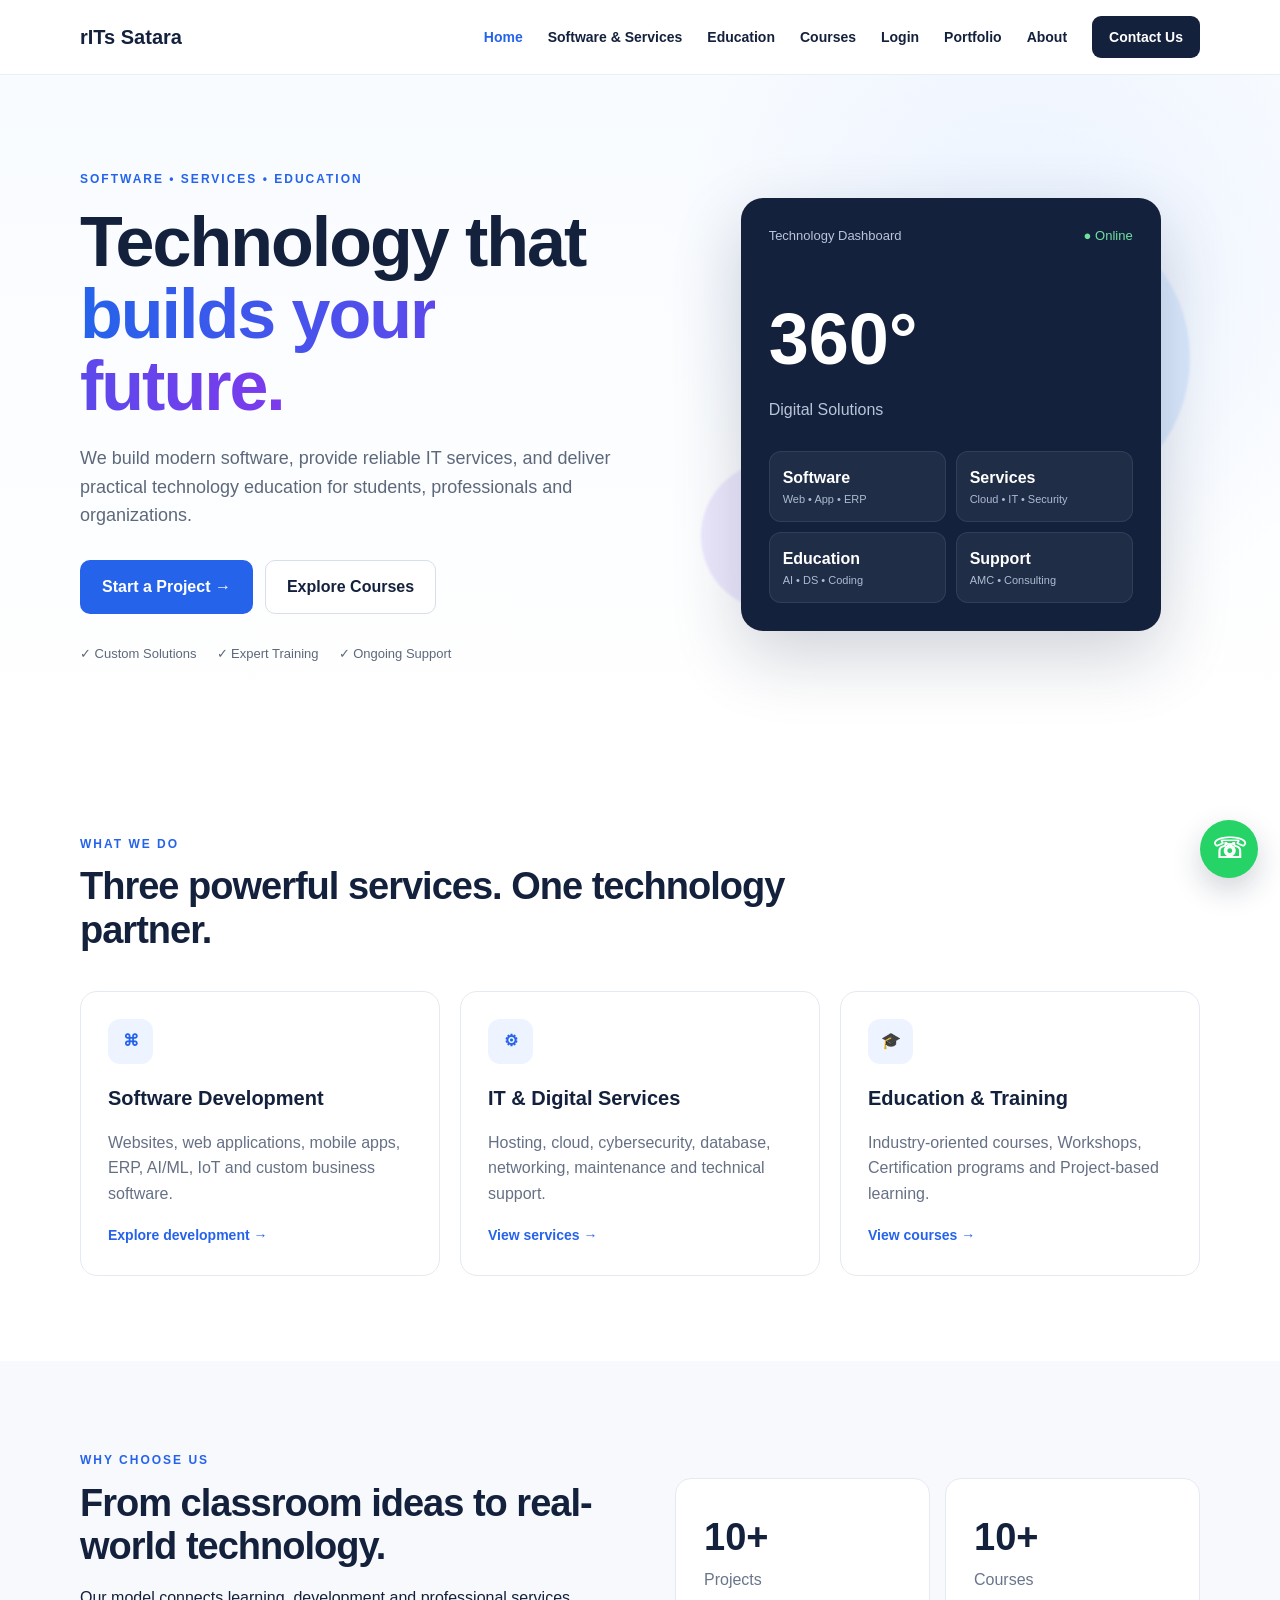
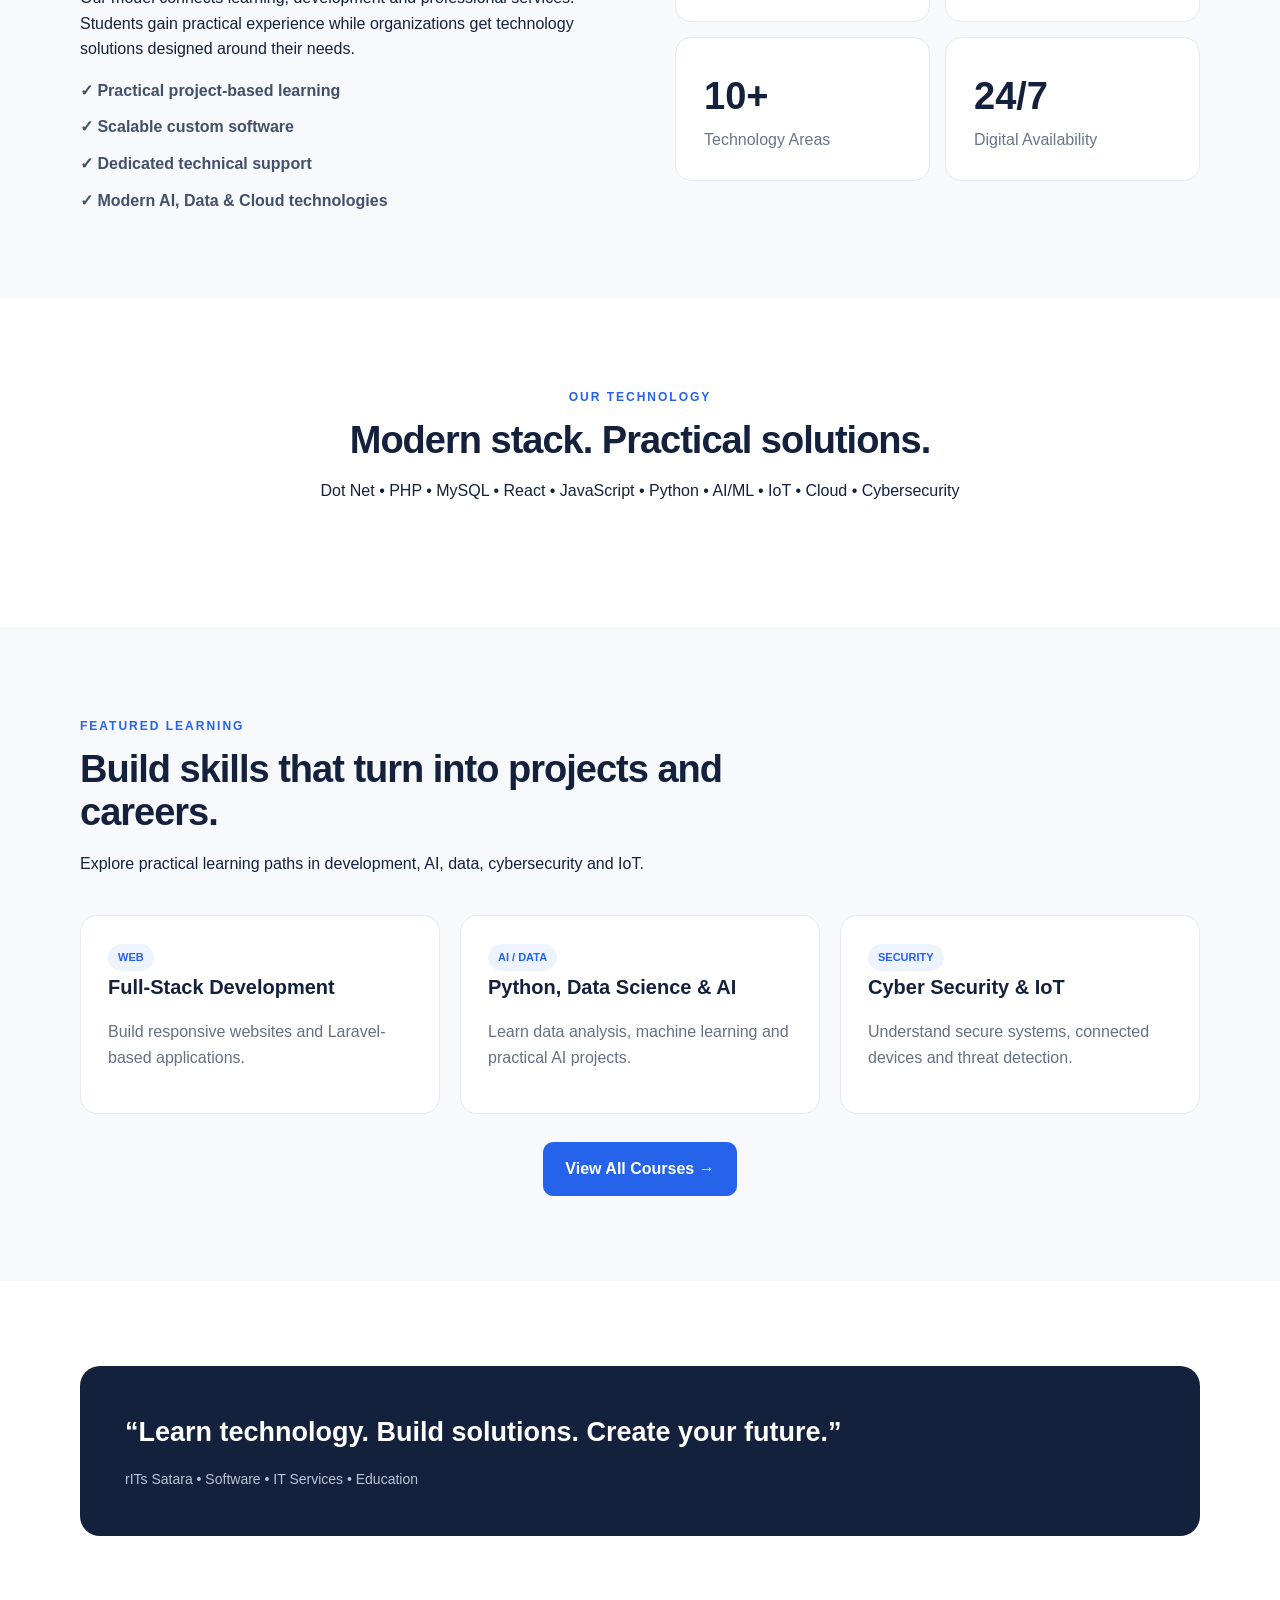
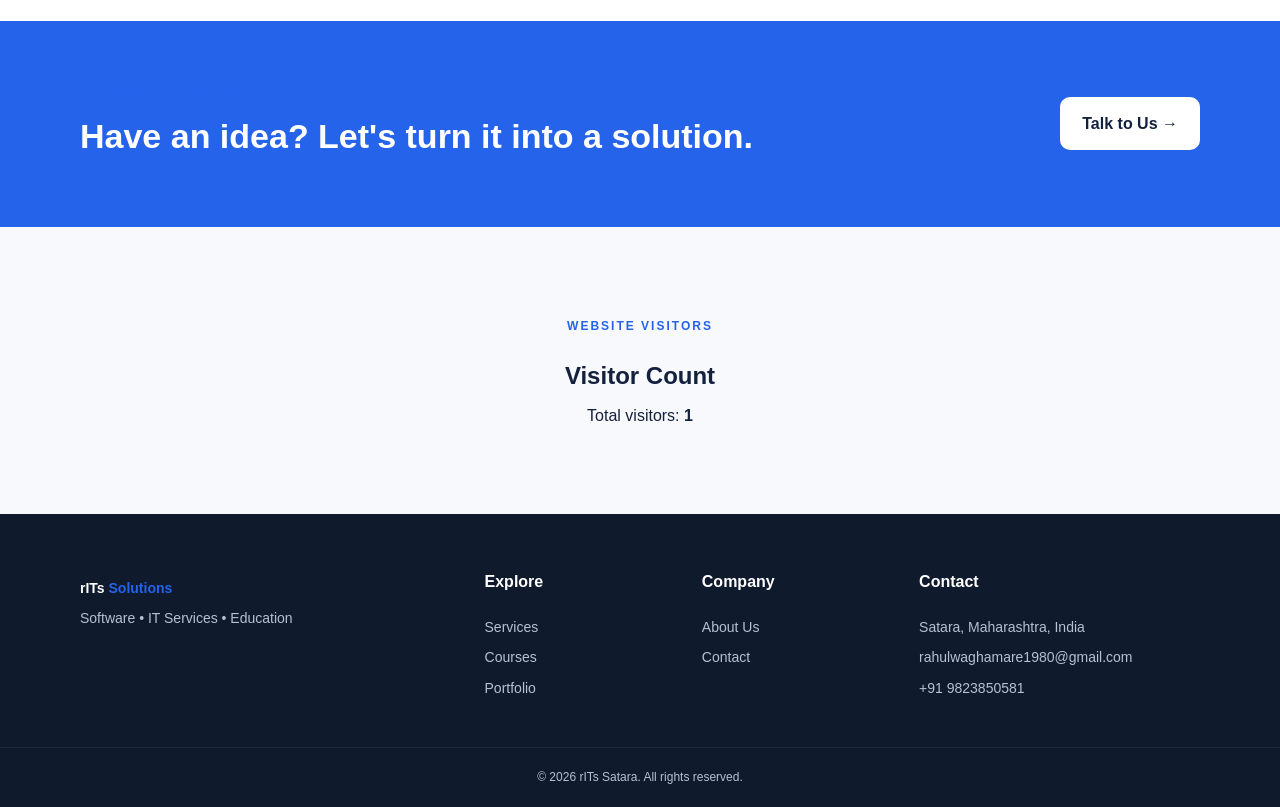
<file: index.html>
<!DOCTYPE html>
<html lang="en">
<head>
  <meta charset="UTF-8">
  <meta name="viewport" content="width=device-width, initial-scale=1.0">
  <title>rITs Satara | Software • IT Services • Education</title>
  <meta name="description" content="Professional software development, IT services and educational solutions.">
  <link rel="stylesheet" href="assets/style.css">
</head>
<body>
<header class="header">
  <div class="container nav">
    <a class="brand" href="index.html"><span>rITs Satara </span></a>
    <button class="menu-toggle" onClick="toggleMenu()">☰</button>
    <nav id="navMenu">
      <a href="index.html" class="active">Home</a>
      <a href="services.html">Software & Services</a>
      <a href="education.html">Education</a>
      <a href="courses.html">Courses</a>
      <a href="login.html">Login</a>
      <a href="portfolio.html">Portfolio</a>
      <a href="about.html">About</a>
      <a href="contact.html" class="nav-btn">Contact Us</a>
    </nav>
  </div>
</header>

<main>
<section class="hero">
  <div class="container hero-grid">
    <div>
      <span class="eyebrow">SOFTWARE • SERVICES • EDUCATION</span>
      <h1>Technology that <span class="gradient">builds your future.</span></h1>
      <p class="lead">We build modern software, provide reliable IT services, and deliver practical technology education for students, professionals and organizations.</p>
      <div class="actions">
        <a class="btn primary" href="contact.html">Start a Project →</a>
        <a class="btn secondary" href="education.html">Explore Courses</a>
      </div>
      <div class="trust-row"><span>✓ Custom Solutions</span><span>✓ Expert Training</span><span>✓ Ongoing Support</span></div>
    </div>
    <div class="hero-card">
      <div class="orb orb1"></div><div class="orb orb2"></div>
      <div class="dashboard">
        <div class="dash-top"><span>Technology Dashboard</span><span class="status">● Online</span></div>
        <div class="dash-value">360°</div>
        <div class="dash-label">Digital Solutions</div>
        <div class="mini-grid">
          <div><b>Software</b><small>Web • App • ERP</small></div>
          <div><b>Services</b><small>Cloud • IT • Security</small></div>
          <div><b>Education</b><small>AI • DS • Coding</small></div>
          <div><b>Support</b><small>AMC • Consulting</small></div>
        </div>
      </div>
    </div>
  </div>
</section>

<section class="section">
  <div class="container">
    <div class="section-head"><span class="eyebrow">WHAT WE DO</span><h2>Three powerful services. One technology partner.</h2></div>
    <div class="cards three">
      <article class="card"><div class="icon">⌘</div><h3>Software Development</h3><p>Websites, web applications, mobile apps, ERP, AI/ML, IoT and custom business software.</p><a href="services.html">Explore development →</a></article>
      <article class="card"><div class="icon">⚙</div><h3>IT & Digital Services</h3><p>Hosting, cloud, cybersecurity, database, networking, maintenance and technical support.</p><a href="services.html">View services →</a></article>
      <article class="card"><div class="icon">🎓</div><h3>Education & Training</h3>
      <p>Industry-oriented courses, Workshops, Certification programs and Project-based learning.</p>
      <a href="education.html">View courses →</a></article>
    </div>
  </div>
</section>

<section class="section soft">
  <div class="container split">
    <div><span class="eyebrow">WHY CHOOSE US</span><h2>From classroom ideas to real-world technology.</h2><p>Our model connects learning, development and professional services. Students gain practical experience while organizations get technology solutions designed around their needs.</p><div class="checklist"><span>✓ Practical project-based learning</span><span>✓ Scalable custom software</span><span>✓ Dedicated technical support</span><span>✓ Modern AI, Data & Cloud technologies</span></div></div>
    <div class="stats">
      <div><b>10+</b><span>Projects</span></div>
      <div><b>10+</b><span>Courses</span></div>
      <div><b>10+</b><span>Technology Areas</span></div><div><b>24/7</b><span>Digital Availability</span></div></div>
  </div>
</section>

<section class="section">
  <div class="container section-head center"><span class="eyebrow">OUR TECHNOLOGY</span>
    <h2>Modern stack. Practical solutions.</h2>
  <p>Dot Net  • PHP • MySQL • React • JavaScript • Python • AI/ML • IoT • Cloud • Cybersecurity</p>
  </div>
</section>

<section class="section soft"><div class="container"><div class="section-head"><span class="eyebrow">FEATURED LEARNING</span><h2>Build skills that turn into projects and careers.</h2><p>Explore practical learning paths in development, AI, data, cybersecurity and IoT.</p></div><div class="cards three"><article class="card"><span class="pill">WEB</span><h3>Full-Stack Development</h3><p>Build responsive websites and Laravel-based applications.</p></article><article class="card"><span class="pill">AI / DATA</span><h3>Python, Data Science & AI</h3><p>Learn data analysis, machine learning and practical AI projects.</p></article><article class="card"><span class="pill">SECURITY</span><h3>Cyber Security & IoT</h3><p>Understand secure systems, connected devices and threat detection.</p></article></div><div style="text-align:center;margin-top:28px"><a class="btn primary" href="courses.html">View All Courses →</a></div></div></section>

<section class="section"><div class="container quote">“Learn technology. Build solutions. Create your future.”<div style="font-size:14px;font-weight:500;color:#b9c4d8;margin-top:14px">rITs Satara • Software • IT Services • Education</div></div></section>

<section class="cta"><div class="container cta-inner"><div><span class="eyebrow">LET'S BUILD TOGETHER</span><h2>Have an idea? Let's turn it into a solution.</h2></div><a class="btn light" href="contact.html">Talk to Us →</a></div></section>
</main>


<section class="section soft">
  <div class="container" style="text-align:center">
    <span class="eyebrow">WEBSITE VISITORS</span>
    <h2 style="margin-bottom:8px">Visitor Count</h2>
    <p style="margin:0">Total visitors: <strong id="visitorCount">Loading...</strong></p>
  </div>
</section>

<footer><div class="container footer-grid">
  <div><a class="brand" href="index.html"><span>rITs<span class="accent"> Solutions</span></span></a>
    <p>Software • IT Services • Education</p></div><div><h4>Explore</h4><a href="services.html">Services</a><a href="courses.html">Courses</a><a href="portfolio.html">Portfolio</a></div><div><h4>Company</h4><a href="about.html">About Us</a><a href="contact.html">Contact</a></div><div><h4>Contact</h4><p>Satara, Maharashtra, India</p>
<p>rahulwaghamare1980@gmail.com</p>
<p>+91 9823850581 </p>
</div></div><div class="copyright">© 2026 rITs Satara. All rights reserved.</div></footer>
<a class="whatsapp-float" href="https://wa.me/919999999999?text=Hello%20rITs%20Satara%2C%20I%20would%20like%20to%20know%20more%20about%20your%20services." target="_blank" rel="noopener" aria-label="Chat on WhatsApp">☏</a>

<script>
(function () {
  const counter = document.getElementById('visitorCount');
  if (!counter) return;

  const fallbackKey = 'rits_satara_visitor_count';
  const showCount = (count) => {
    counter.textContent = Number(count).toLocaleString('en-IN');
  };

  fetch('https://api.counterapi.dev/v1/rits-satara/visits/up')
    .then(response => {
      if (!response.ok) throw new Error('Counter service unavailable');
      return response.json();
    })
    .then(data => showCount(data.count))
    .catch(() => {
      // Fallback for offline/local testing.
      let count = Number(localStorage.getItem(fallbackKey) || 0);
      if (!sessionStorage.getItem('rits_visitor_counted')) {
        count += 1;
        localStorage.setItem(fallbackKey, count);
        sessionStorage.setItem('rits_visitor_counted', '1');
      }
      showCount(count);
    });
})();
</script>

<script src="assets/script.js"></script>
</body>
</html>
</file>
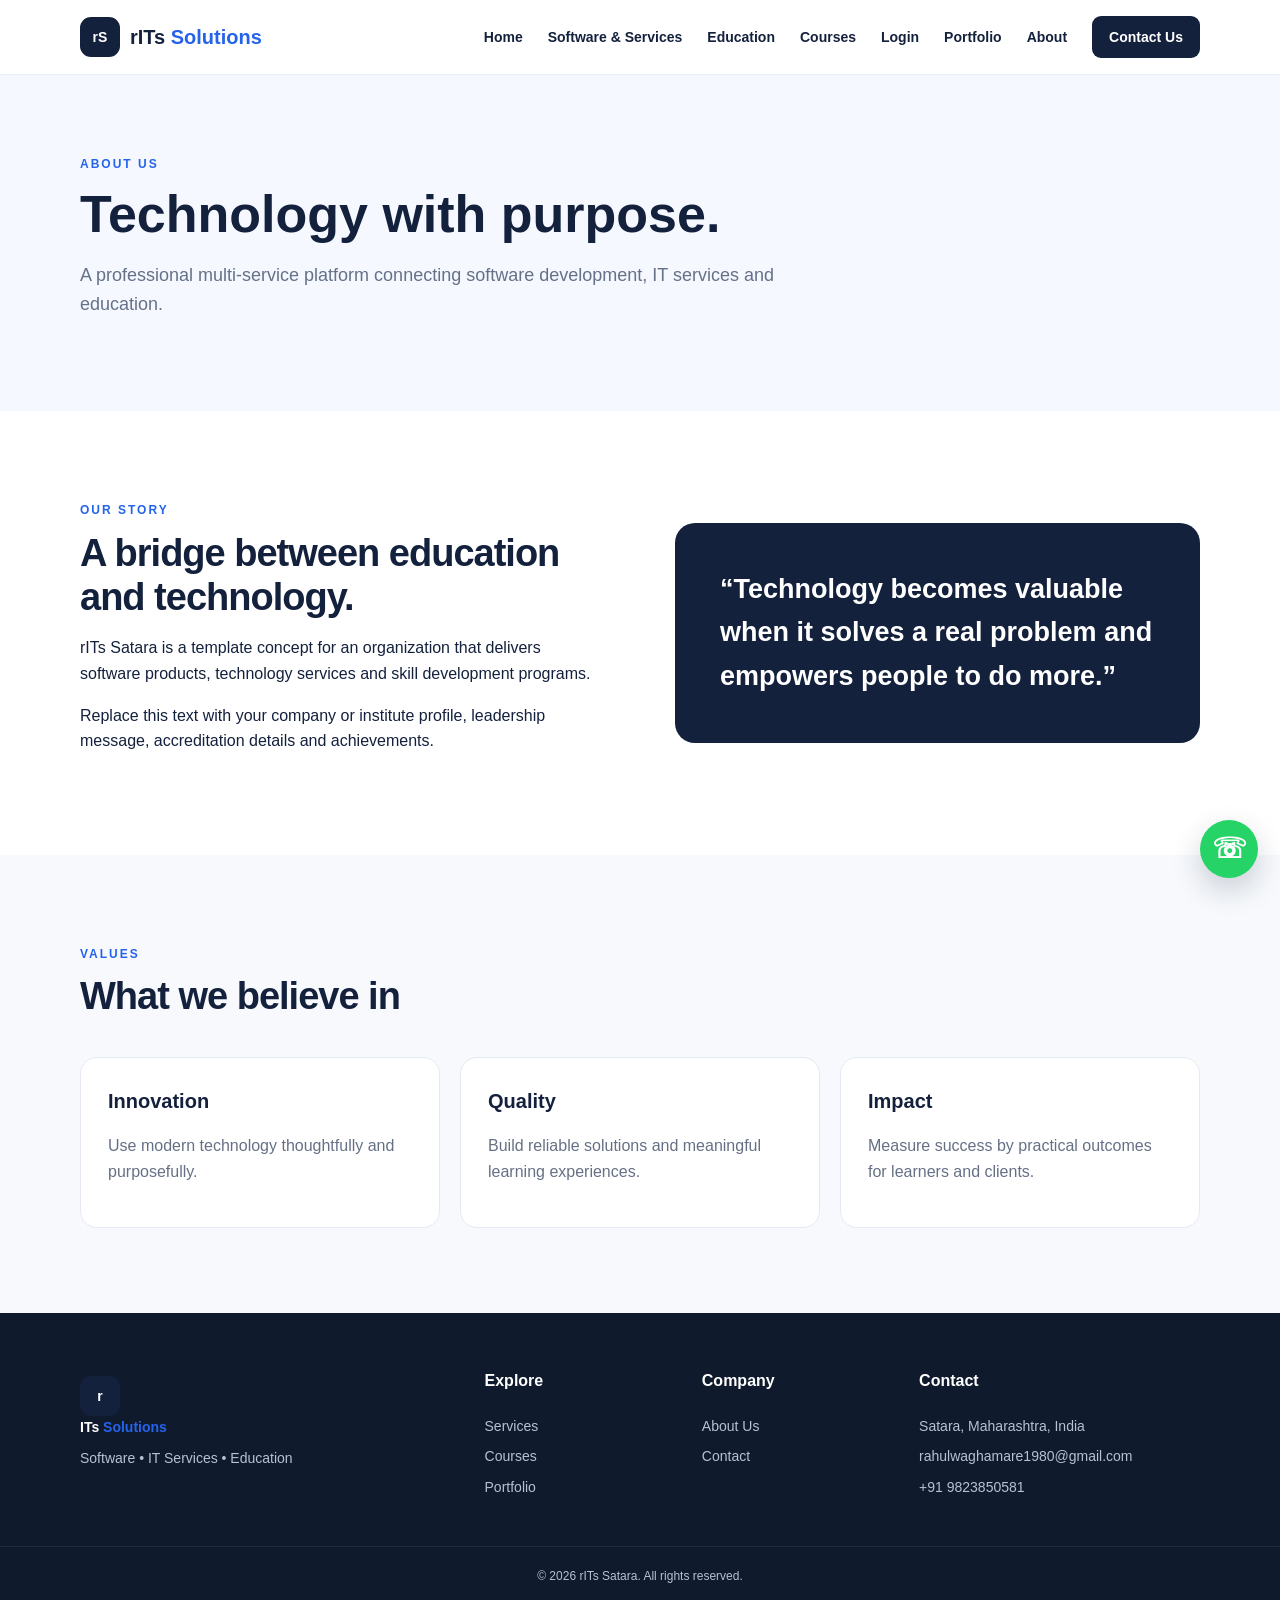
<file: about.html>
<!DOCTYPE html><html lang="en"><head><meta charset="UTF-8"><meta name="viewport" content="width=device-width, initial-scale=1.0"><title>About Us | rITs Satara</title><link rel="stylesheet" href="assets/style.css"></head><body>
<header class="header"><div class="container nav"><a class="brand" href="index.html"><span class="brand-mark">rS</span><span>rITs<span class="accent"> Solutions</span></span></a><button class="menu-toggle" onClick="toggleMenu()">☰</button><nav id="navMenu"><a href="index.html">Home</a><a href="services.html">Software & Services</a><a href="education.html">Education</a>
      <a href="courses.html">Courses</a>
      <a href="login.html">Login</a><a href="portfolio.html">Portfolio</a><a href="about.html">About</a><a href="contact.html" class="nav-btn">Contact Us</a></nav></div></header>
<section class="page-hero"><div class="container"><span class="eyebrow">ABOUT US</span><h1>Technology with purpose.</h1><p>A professional multi-service platform connecting software development, IT services and education.</p></div></section><section class="section"><div class="container split"><div><span class="eyebrow">OUR STORY</span><h2>A bridge between education and technology.</h2><p>rITs Satara is a template concept for an organization that delivers software products, technology services and skill development programs.</p><p>Replace this text with your company or institute profile, leadership message, accreditation details and achievements.</p></div><div class="quote">“Technology becomes valuable when it solves a real problem and empowers people to do more.”</div></div></section>
<section class="section soft"><div class="container"><div class="section-head"><span class="eyebrow">VALUES</span><h2>What we believe in</h2></div><div class="cards three"><article class="card"><h3>Innovation</h3><p>Use modern technology thoughtfully and purposefully.</p></article><article class="card"><h3>Quality</h3><p>Build reliable solutions and meaningful learning experiences.</p></article><article class="card"><h3>Impact</h3><p>Measure success by practical outcomes for learners and clients.</p></article></div></div></section>
<footer><div class="container footer-grid">
  <div><a class="brand" href="index.html"><span class="brand-mark">r</span><span>ITs<span class="accent"> Solutions</span></span></a>
    <p>Software • IT Services • Education</p></div><div><h4>Explore</h4><a href="services.html">Services</a><a href="courses.html">Courses</a><a href="portfolio.html">Portfolio</a></div><div><h4>Company</h4><a href="about.html">About Us</a><a href="contact.html">Contact</a></div><div><h4>Contact</h4><p>Satara, Maharashtra, India</p>
    <p>rahulwaghamare1980@gmail.com</p>
    <p>+91 9823850581 </p>
    </div></div><div class="copyright">© 2026 rITs Satara. All rights reserved.</div></footer><a class="whatsapp-float" href="https://wa.me/919999999999?text=Hello%20rITs%20Satara%2C%20I%20would%20like%20to%20know%20more%20about%20your%20services." target="_blank" rel="noopener" aria-label="Chat on WhatsApp">☏</a>
<script src="assets/script.js"></script></body></html>
</file>
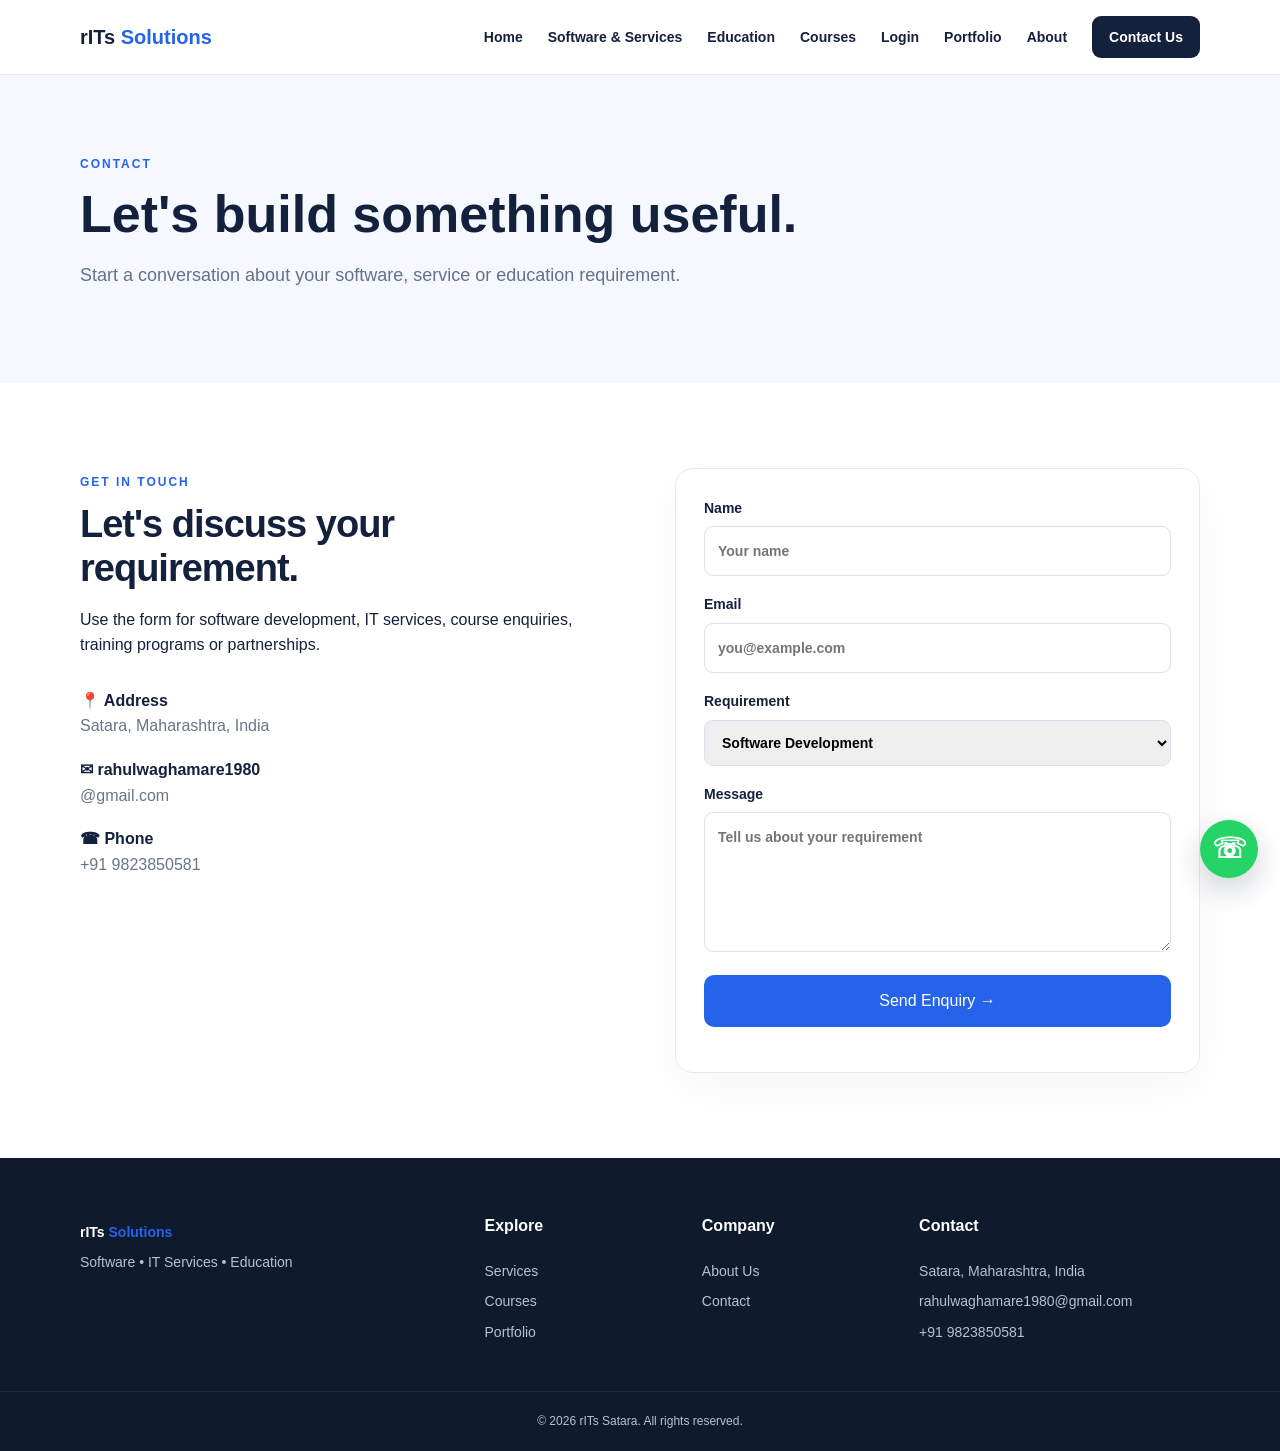
<file: contact.html>
<!DOCTYPE html><html lang="en"><head><meta charset="UTF-8"><meta name="viewport" content="width=device-width, initial-scale=1.0"><title>Contact | rITs Satara</title><link rel="stylesheet" href="assets/style.css"></head><body>
<header class="header">
  <div class="container nav"><a class="brand" href="index.html"><span>rITs<span class="accent"> Solutions</span></span></a>
    <button class="menu-toggle" onClick="toggleMenu()">☰</button><nav id="navMenu"><a href="index.html">Home</a><a href="services.html">Software & Services</a><a href="education.html">Education</a>
      <a href="courses.html">Courses</a>
      <a href="login.html">Login</a><a href="portfolio.html">Portfolio</a><a href="about.html">About</a><a href="contact.html" class="nav-btn">Contact Us</a></nav></div></header>
<section class="page-hero"><div class="container"><span class="eyebrow">CONTACT</span><h1>Let's build something useful.</h1><p>Start a conversation about your software, service or education requirement.</p></div></section><section class="section"><div class="container contact-grid"><div><span class="eyebrow">GET IN TOUCH</span><h2>Let's discuss your requirement.</h2><p>Use the form for software development, IT services, course enquiries, training programs or partnerships.</p><div class="contact-info"><div><b>📍 Address</b><span>Satara, Maharashtra, India</span></div>
<div><b>✉ rahulwaghamare1980 </b><span>@gmail.com</span></div>
<div><b>☎ Phone</b><span>+91 9823850581 </span></div>
</div></div>
<form class="form" onSubmit="submitForm(event)"><label>Name<input required type="text" placeholder="Your name"></label><label>Email<input required type="email" placeholder="you@example.com"></label><label>Requirement<select><option>Software Development</option><option>IT Service</option><option>Course / Training</option><option>Partnership</option></select></label><label>Message<textarea rows="5" placeholder="Tell us about your requirement"></textarea></label><button class="btn primary" type="submit">Send Enquiry →</button><div id="formMsg"></div></form></div></section>
<footer><div class="container footer-grid">
  <div><a class="brand" href="index.html"><span>rITs<span class="accent"> Solutions</span></span></a>
    <p>Software • IT Services • Education</p></div><div><h4>Explore</h4><a href="services.html">Services</a><a href="courses.html">Courses</a><a href="portfolio.html">Portfolio</a></div><div><h4>Company</h4><a href="about.html">About Us</a><a href="contact.html">Contact</a></div><div><h4>Contact</h4><p>Satara, Maharashtra, India</p>
    <p>rahulwaghamare1980@gmail.com</p>
    <p>+91 9823850581 </p>
    </div></div><div class="copyright">© 2026 rITs Satara. All rights reserved.</div></footer><a class="whatsapp-float" href="https://wa.me/919999999999?text=Hello%20rITs%20Satara%2C%20I%20would%20like%20to%20know%20more%20about%20your%20services." target="_blank" rel="noopener" aria-label="Chat on WhatsApp">☏</a>
<script src="assets/script.js"></script></body></html>
</file>
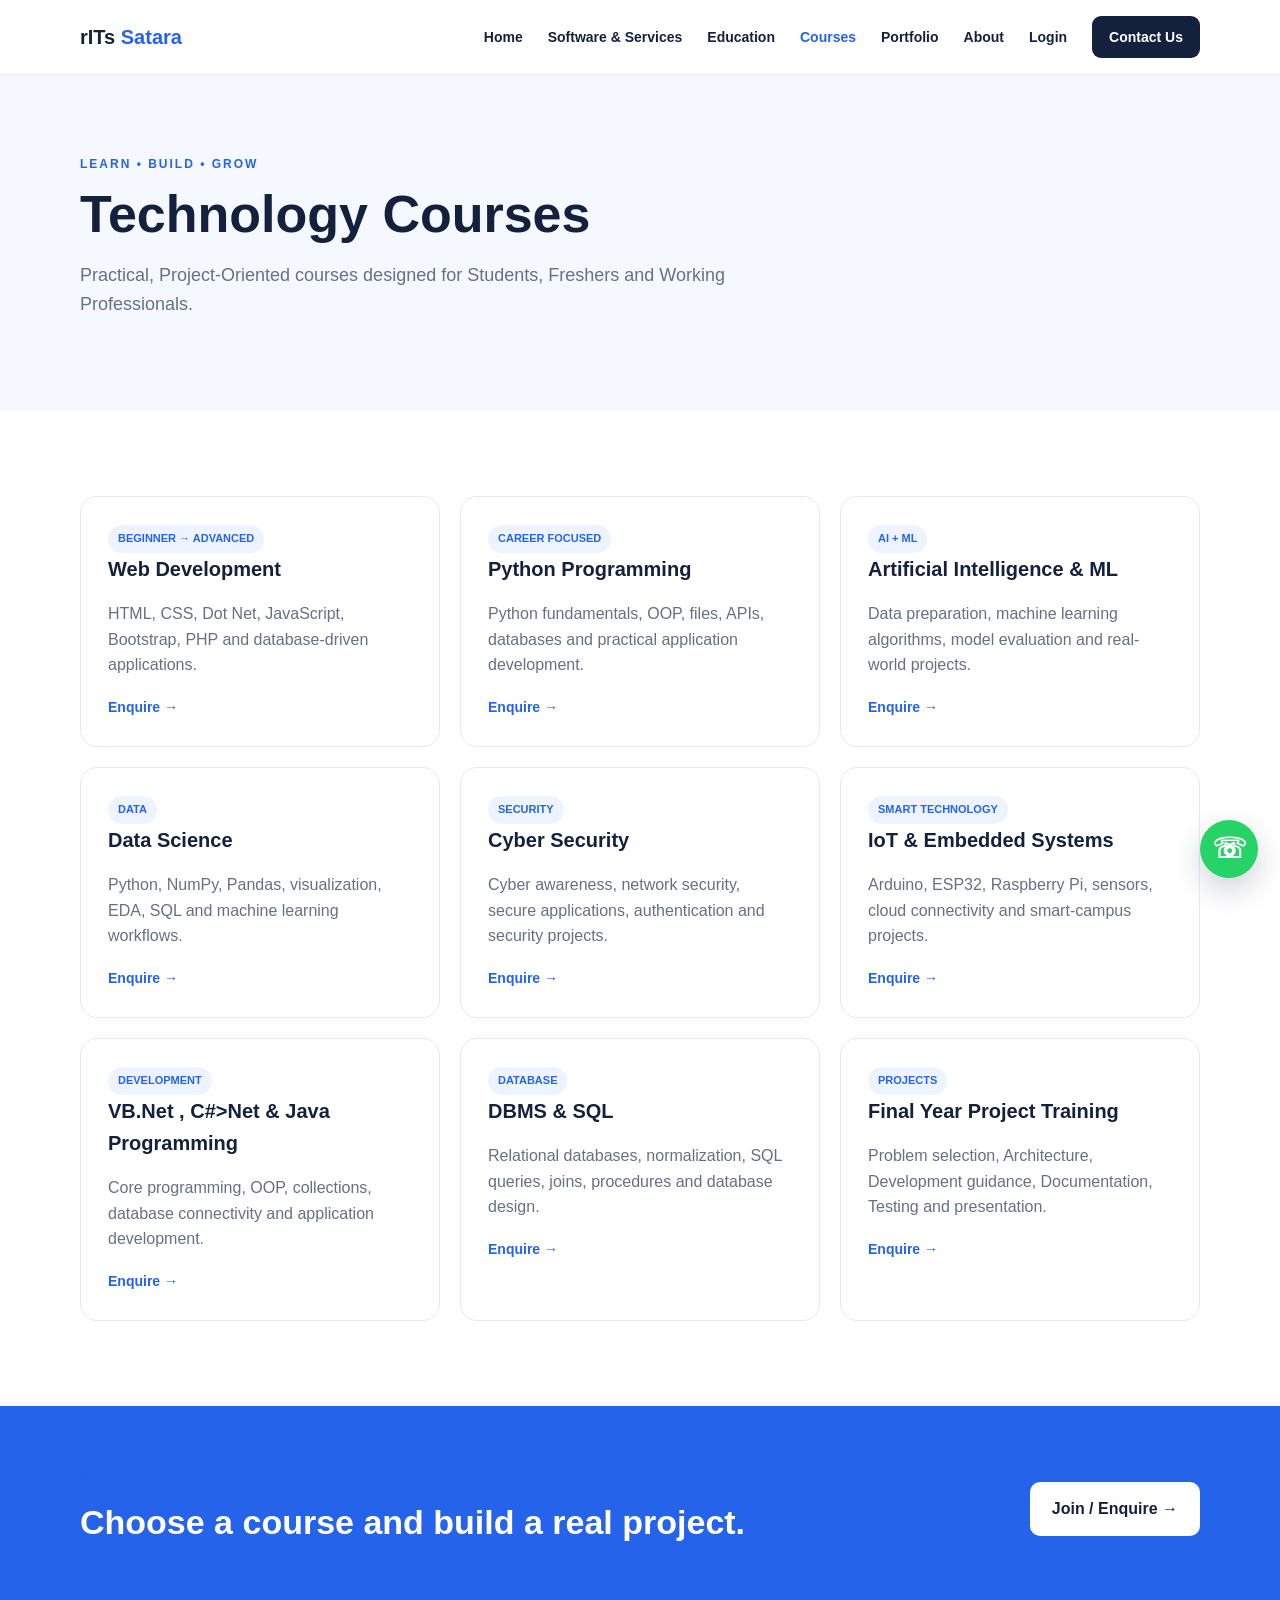
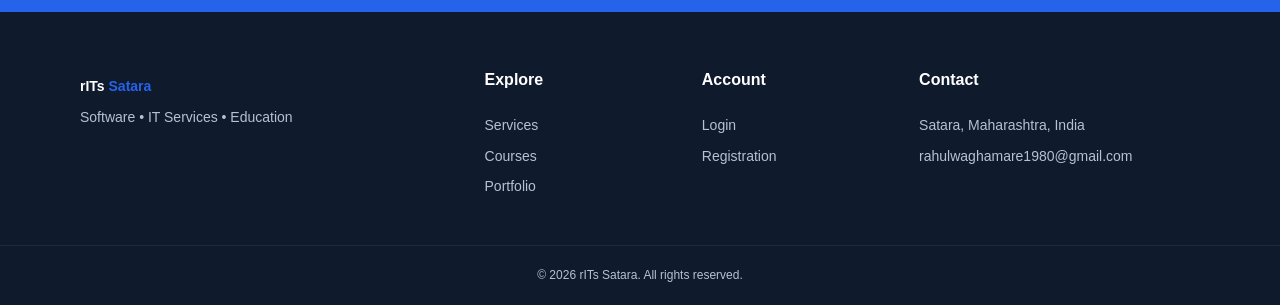
<file: courses.html>
<!DOCTYPE html><html lang="en"><head><meta charset="UTF-8"><meta name="viewport" content="width=device-width, initial-scale=1.0"><title>Courses | rITs Satara</title><meta name="description" content="Industry-oriented technology courses at rITs Satara."><link rel="stylesheet" href="assets/style.css"></head><body>
<header class="header">
  <div class="container nav"><a class="brand" href="index.html"><span>rITs<span class="accent"> Satara</span></span></a>
    <button class="menu-toggle" onClick="toggleMenu()">☰</button><nav id="navMenu"><a href="index.html">Home</a><a href="services.html">Software & Services</a><a href="education.html">Education</a><a href="courses.html" class="active">Courses</a><a href="portfolio.html">Portfolio</a><a href="about.html">About</a><a href="login.html">Login</a><a href="contact.html" class="nav-btn">Contact Us</a></nav></div></header>
<section class="page-hero"><div class="container"><span class="eyebrow">LEARN • BUILD • GROW</span><h1>Technology Courses</h1>
<p>Practical, Project-Oriented courses designed for Students, Freshers and Working Professionals.</p>
</div></section>
<main class="section"><div class="container"><div class="cards three">
<article class="card"><span class="pill">BEGINNER → ADVANCED</span><h3>Web Development</h3>
<p>HTML, CSS, Dot Net, JavaScript, Bootstrap, PHP and database-driven applications.</p>
<a href="contact.html">Enquire →</a></article>
<article class="card"><span class="pill">CAREER FOCUSED</span><h3>Python Programming</h3><p>Python fundamentals, OOP, files, APIs, databases and practical application development.</p><a href="contact.html">Enquire →</a></article>
<article class="card"><span class="pill">AI + ML</span><h3>Artificial Intelligence & ML</h3><p>Data preparation, machine learning algorithms, model evaluation and real-world projects.</p><a href="contact.html">Enquire →</a></article>
<article class="card"><span class="pill">DATA</span><h3>Data Science</h3><p>Python, NumPy, Pandas, visualization, EDA, SQL and machine learning workflows.</p><a href="contact.html">Enquire →</a></article>
<article class="card"><span class="pill">SECURITY</span><h3>Cyber Security</h3><p>Cyber awareness, network security, secure applications, authentication and security projects.</p><a href="contact.html">Enquire →</a></article>
<article class="card"><span class="pill">SMART TECHNOLOGY</span><h3>IoT & Embedded Systems</h3><p>Arduino, ESP32, Raspberry Pi, sensors, cloud connectivity and smart-campus projects.</p><a href="contact.html">Enquire →</a></article>
<article class="card"><span class="pill">DEVELOPMENT</span>
  <h3>VB.Net , C#&gt;Net &amp; Java Programming</h3>
<p>Core programming, OOP, collections, database connectivity and application development.</p><a href="contact.html">Enquire →</a></article>
<article class="card"><span class="pill">DATABASE</span><h3>DBMS & SQL</h3><p>Relational databases, normalization, SQL queries, joins, procedures and database design.</p><a href="contact.html">Enquire →</a></article>
<article class="card"><span class="pill">PROJECTS</span><h3>Final Year Project Training</h3>
<p>Problem selection, Architecture, Development guidance, Documentation, Testing and presentation.</p>
<a href="contact.html">Enquire →</a></article>
</div></div></main>
<section class="cta"><div class="container cta-inner"><div><span class="eyebrow">START LEARNING</span><h2>Choose a course and build a real project.</h2></div><a class="btn light" href="contact.html">Join / Enquire →</a></div></section>
<footer><div class="container footer-grid">
  <div><a class="brand" href="index.html"><span>rITs<span class="accent"> Satara</span></span></a>
    <p>Software • IT Services • Education</p></div><div><h4>Explore</h4><a href="services.html">Services</a><a href="courses.html">Courses</a><a href="portfolio.html">Portfolio</a></div><div><h4>Account</h4><a href="login.html">Login</a><a href="register.html">Registration</a></div><div><h4>Contact</h4><p>Satara, Maharashtra, India</p>
    <p>rahulwaghamare1980@gmail.com</p>
    </div></div><div class="copyright">© 2026 rITs Satara. All rights reserved.</div></footer><a class="whatsapp-float" href="https://wa.me/919999999999?text=Hello%20rITs%20Satara" target="_blank" rel="noopener" aria-label="Chat on WhatsApp">☏</a><script src="assets/script.js"></script></body></html>
</file>
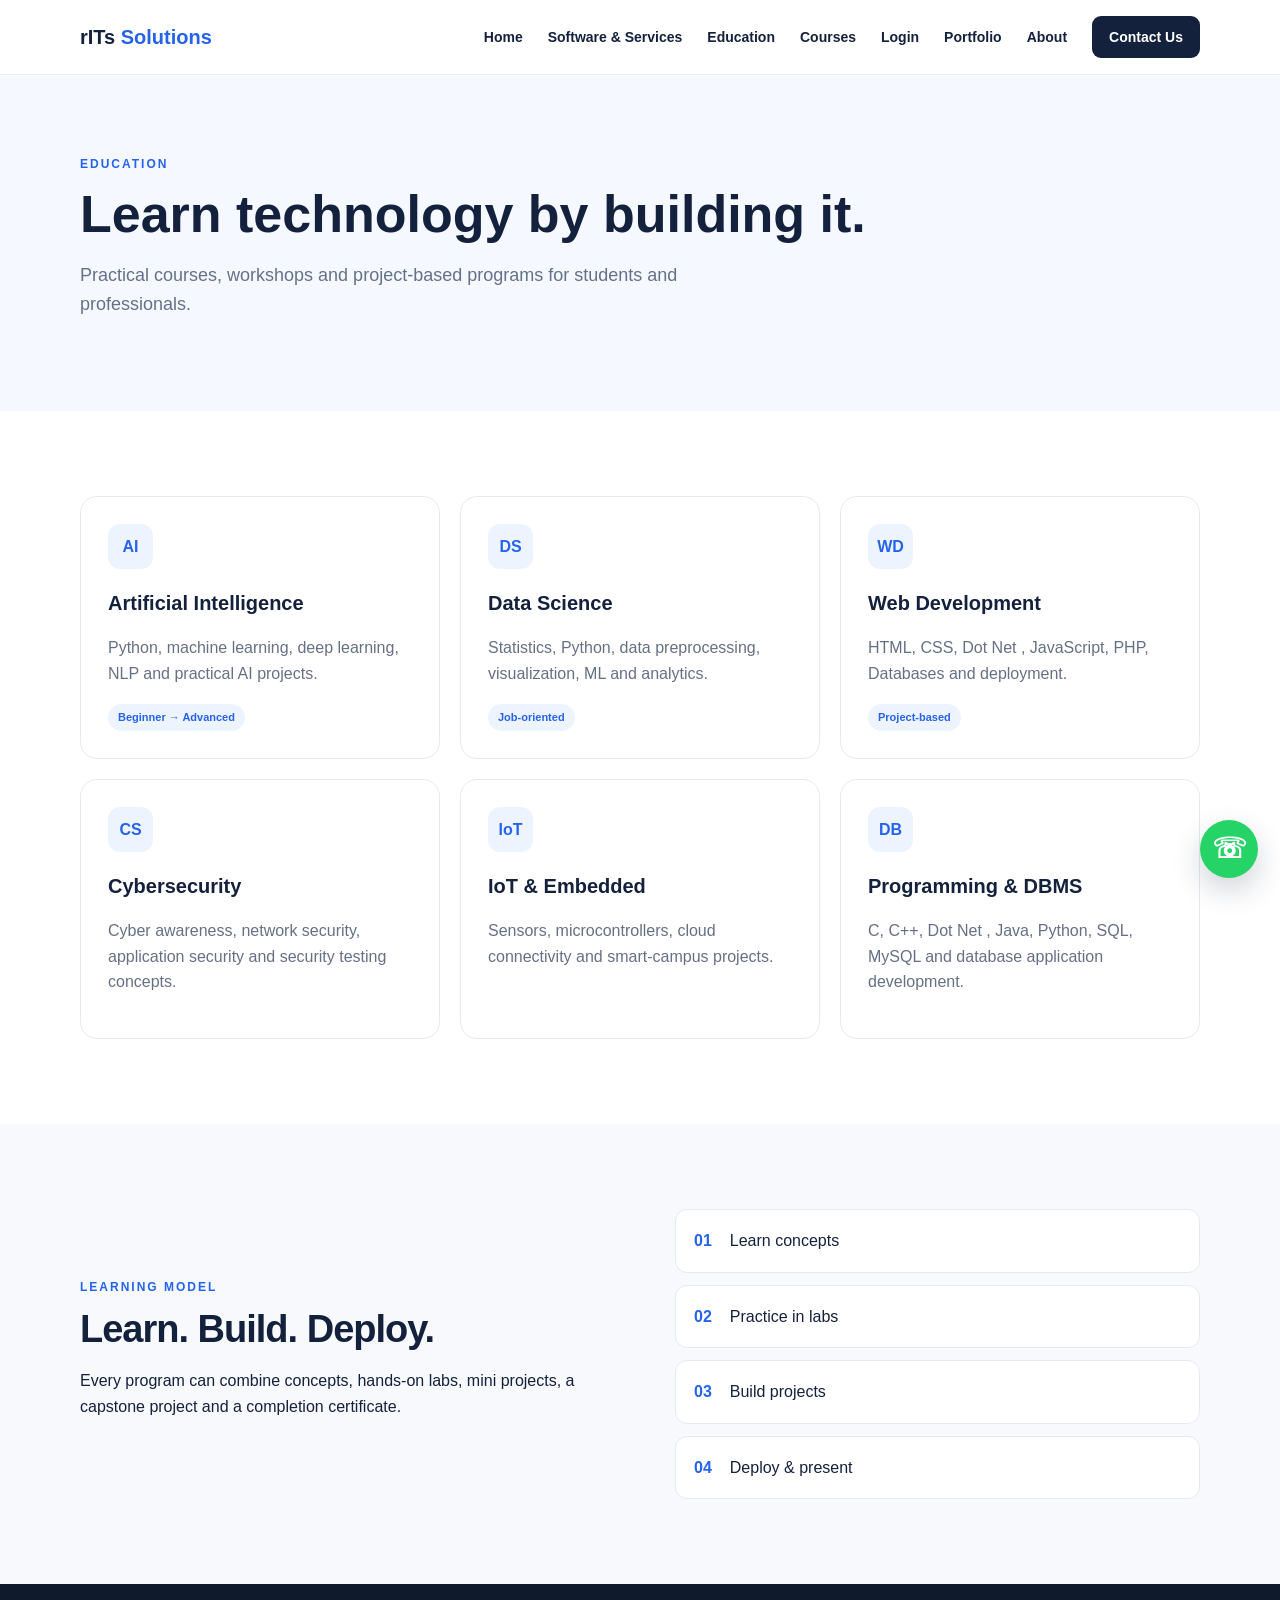
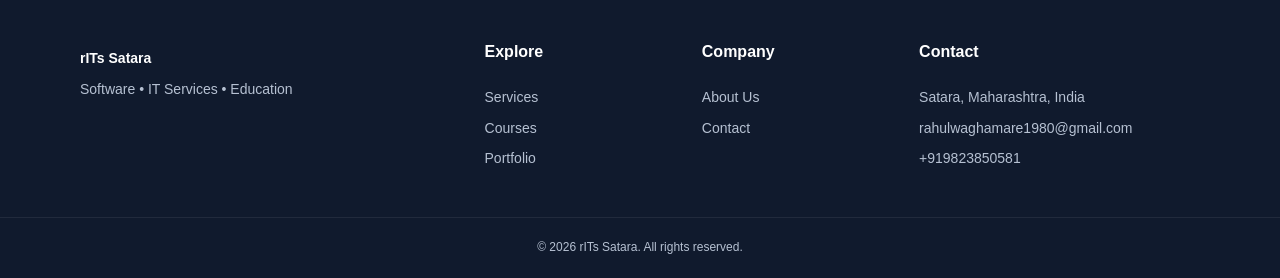
<file: education.html>
<!DOCTYPE html><html lang="en"><head><meta charset="UTF-8"><meta name="viewport" content="width=device-width, initial-scale=1.0"><title>Education | rITs Satara</title><link rel="stylesheet" href="assets/style.css"></head><body>
<header class="header">
  <div class="container nav"><a class="brand" href="index.html"><span>rITs<span class="accent"> Solutions</span></span></a>
    <button class="menu-toggle" onClick="toggleMenu()">☰</button><nav id="navMenu"><a href="index.html">Home</a><a href="services.html">Software & Services</a><a href="education.html">Education</a>
      <a href="courses.html">Courses</a>
      <a href="login.html">Login</a><a href="portfolio.html">Portfolio</a><a href="about.html">About</a><a href="contact.html" class="nav-btn">Contact Us</a></nav></div></header>
<section class="page-hero"><div class="container"><span class="eyebrow">EDUCATION</span><h1>Learn technology by building it.</h1><p>Practical courses, workshops and project-based programs for students and professionals.</p></div></section><section class="section"><div class="container"><div class="cards three">
<article class="card"><div class="icon">AI</div><h3>Artificial Intelligence</h3><p>Python, machine learning, deep learning, NLP and practical AI projects.</p><span class="pill">Beginner → Advanced</span></article>
<article class="card"><div class="icon">DS</div><h3>Data Science</h3><p>Statistics, Python, data preprocessing, visualization, ML and analytics.</p><span class="pill">Job-oriented</span></article>
<article class="card"><div class="icon">WD</div><h3>Web Development</h3>
<p>HTML, CSS, Dot Net , JavaScript, PHP,  Databases and deployment.</p>
<span class="pill">Project-based</span></article>
<article class="card"><div class="icon">CS</div><h3>Cybersecurity</h3><p>Cyber awareness, network security, application security and security testing concepts.</p></article>
<article class="card"><div class="icon">IoT</div><h3>IoT & Embedded</h3><p>Sensors, microcontrollers, cloud connectivity and smart-campus projects.</p></article>
<article class="card"><div class="icon">DB</div><h3>Programming & DBMS</h3>
<p>C, C++, Dot Net , Java, Python, SQL, MySQL and database application development.</p>
</article>
</div></div></section>
<section class="section soft"><div class="container split"><div><span class="eyebrow">LEARNING MODEL</span><h2>Learn. Build. Deploy.</h2><p>Every program can combine concepts, hands-on labs, mini projects, a capstone project and a completion certificate.</p></div><div class="steps"><div><b>01</b><span>Learn concepts</span></div><div><b>02</b><span>Practice in labs</span></div><div><b>03</b><span>Build projects</span></div><div><b>04</b><span>Deploy & present</span></div></div></div></section>
<footer><div class="container footer-grid">
  <div><a class="brand" href="index.html"><span>rITs Satara </span></a>
    <p>Software • IT Services • Education</p></div><div><h4>Explore</h4><a href="services.html">Services</a><a href="courses.html">Courses</a><a href="portfolio.html">Portfolio</a></div><div><h4>Company</h4><a href="about.html">About Us</a><a href="contact.html">Contact</a></div><div><h4>Contact</h4><p>Satara, Maharashtra, India</p>
    <p>rahulwaghamare1980@gmail.com</p>
    <p>+919823850581</p>
    </div></div><div class="copyright">© 2026 rITs Satara. All rights reserved.</div></footer><a class="whatsapp-float" href="https://wa.me/919999999999?text=Hello%20rITs%20Satara%2C%20I%20would%20like%20to%20know%20more%20about%20your%20services." target="_blank" rel="noopener" aria-label="Chat on WhatsApp">☏</a>
<script src="assets/script.js"></script></body></html>
</file>
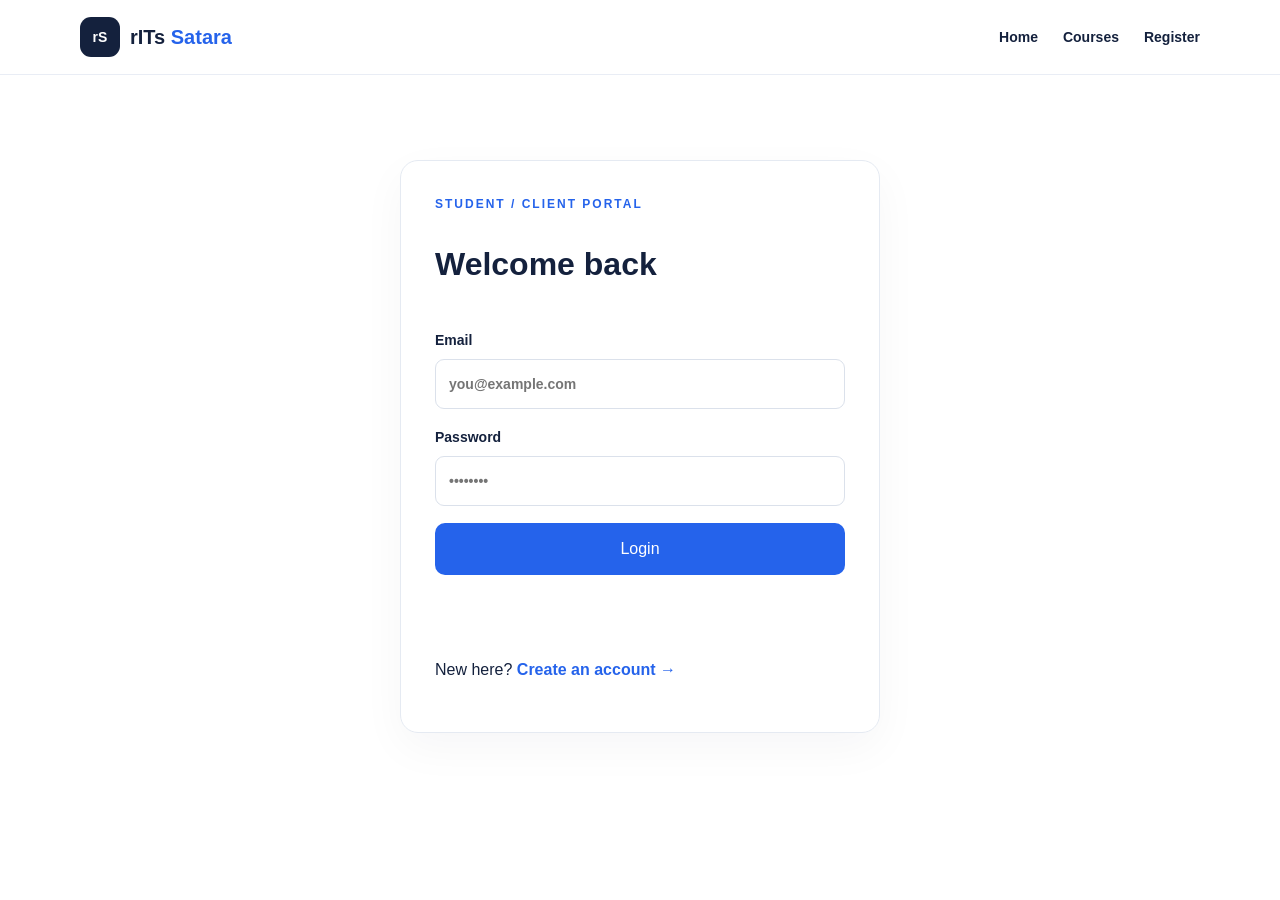
<file: login.html>
<!DOCTYPE html><html lang="en"><head><meta charset="UTF-8"><meta name="viewport" content="width=device-width, initial-scale=1.0"><title>Login | rITs Satara</title><link rel="stylesheet" href="assets/style.css"></head><body>
<header class="header"><div class="container nav"><a class="brand" href="index.html"><span class="brand-mark">rS</span><span>rITs<span class="accent"> Satara</span></span></a><nav><a href="index.html">Home</a><a href="courses.html">Courses</a><a href="register.html">Register</a></nav></div></header><main class="section"><div class="container auth-wrap"><div class="form auth-card"><span class="eyebrow">STUDENT / CLIENT PORTAL</span><h2>Welcome back</h2><label>Email<input type="email" required placeholder="you@example.com"></label><label>Password<input type="password" required placeholder="••••••••"></label><button class="btn primary" onclick="demoLogin(event)">Login</button><p id="formMsg"></p><p>New here? <a class="text-link" href="register.html">Create an account →</a></p></div></div></main><script src="assets/script.js"></script></body></html>
</file>
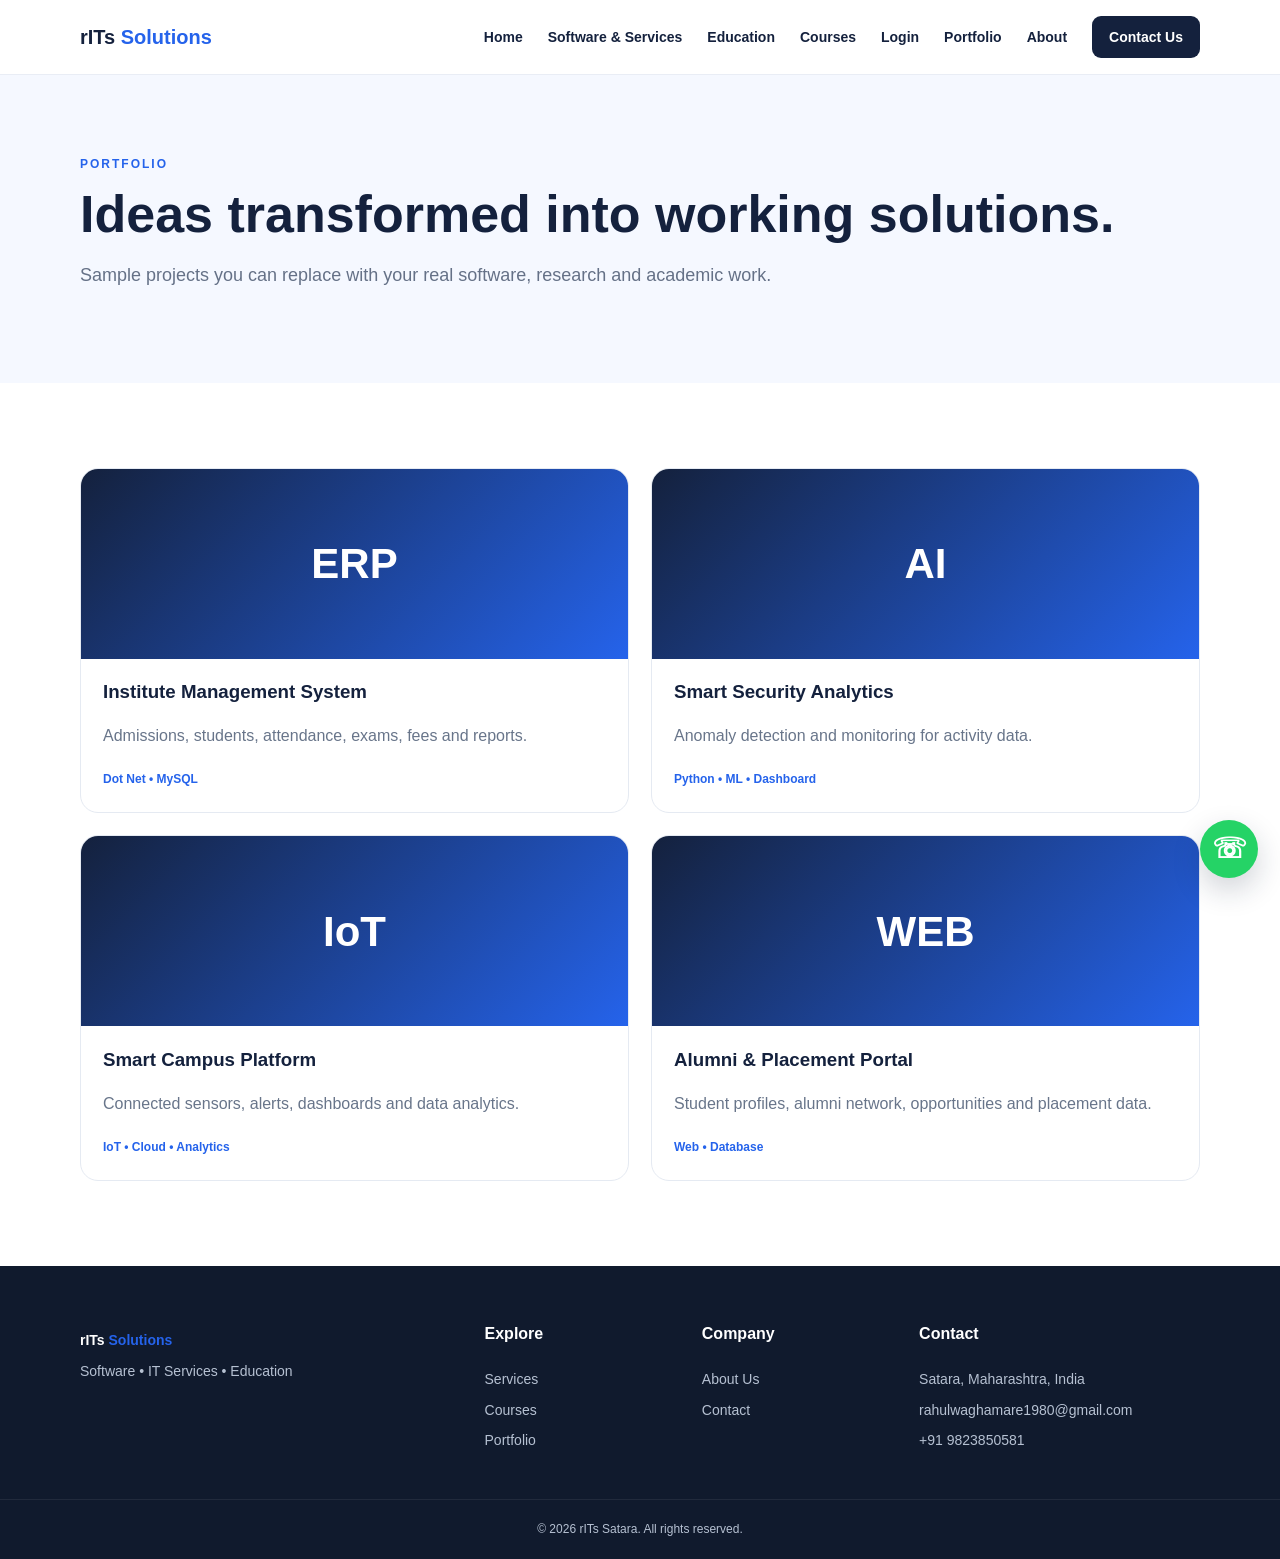
<file: portfolio.html>
<!DOCTYPE html><html lang="en"><head><meta charset="UTF-8"><meta name="viewport" content="width=device-width, initial-scale=1.0"><title>Portfolio | rITs Satara</title><link rel="stylesheet" href="assets/style.css"></head><body>
<header class="header">
  <div class="container nav"><a class="brand" href="index.html"><span>rITs<span class="accent"> Solutions</span></span></a>
    <button class="menu-toggle" onClick="toggleMenu()">☰</button><nav id="navMenu"><a href="index.html">Home</a><a href="services.html">Software & Services</a><a href="education.html">Education</a>
      <a href="courses.html">Courses</a>
      <a href="login.html">Login</a><a href="portfolio.html">Portfolio</a><a href="about.html">About</a><a href="contact.html" class="nav-btn">Contact Us</a></nav></div></header>
<section class="page-hero"><div class="container"><span class="eyebrow">PORTFOLIO</span><h1>Ideas transformed into working solutions.</h1><p>Sample projects you can replace with your real software, research and academic work.</p></div></section><section class="section"><div class="container"><div class="portfolio-grid">
<div class="project"><div class="project-art">ERP</div><h3>Institute Management System</h3><p>Admissions, students, attendance, exams, fees and reports.</p>
<span>Dot Net  • MySQL</span></div>
<div class="project"><div class="project-art">AI</div><h3>Smart Security Analytics</h3><p>Anomaly detection and monitoring for activity data.</p><span>Python • ML • Dashboard</span></div>
<div class="project"><div class="project-art">IoT</div><h3>Smart Campus Platform</h3><p>Connected sensors, alerts, dashboards and data analytics.</p><span>IoT • Cloud • Analytics</span></div>
<div class="project"><div class="project-art">WEB</div><h3>Alumni & Placement Portal</h3><p>Student profiles, alumni network, opportunities and placement data.</p><span>Web • Database</span></div>
</div></div></section>
<footer><div class="container footer-grid">
  <div><a class="brand" href="index.html"><span>rITs<span class="accent"> Solutions</span></span></a>
    <p>Software • IT Services • Education</p></div><div><h4>Explore</h4><a href="services.html">Services</a><a href="courses.html">Courses</a><a href="portfolio.html">Portfolio</a></div><div><h4>Company</h4><a href="about.html">About Us</a><a href="contact.html">Contact</a></div><div><h4>Contact</h4><p>Satara, Maharashtra, India</p>
    <p>rahulwaghamare1980@gmail.com</p>
    <p>+91 9823850581 </p>
    </div></div><div class="copyright">© 2026 rITs Satara. All rights reserved.</div></footer><a class="whatsapp-float" href="https://wa.me/919999999999?text=Hello%20rITs%20Satara%2C%20I%20would%20like%20to%20know%20more%20about%20your%20services." target="_blank" rel="noopener" aria-label="Chat on WhatsApp">☏</a>
<script src="assets/script.js"></script></body></html>
</file>
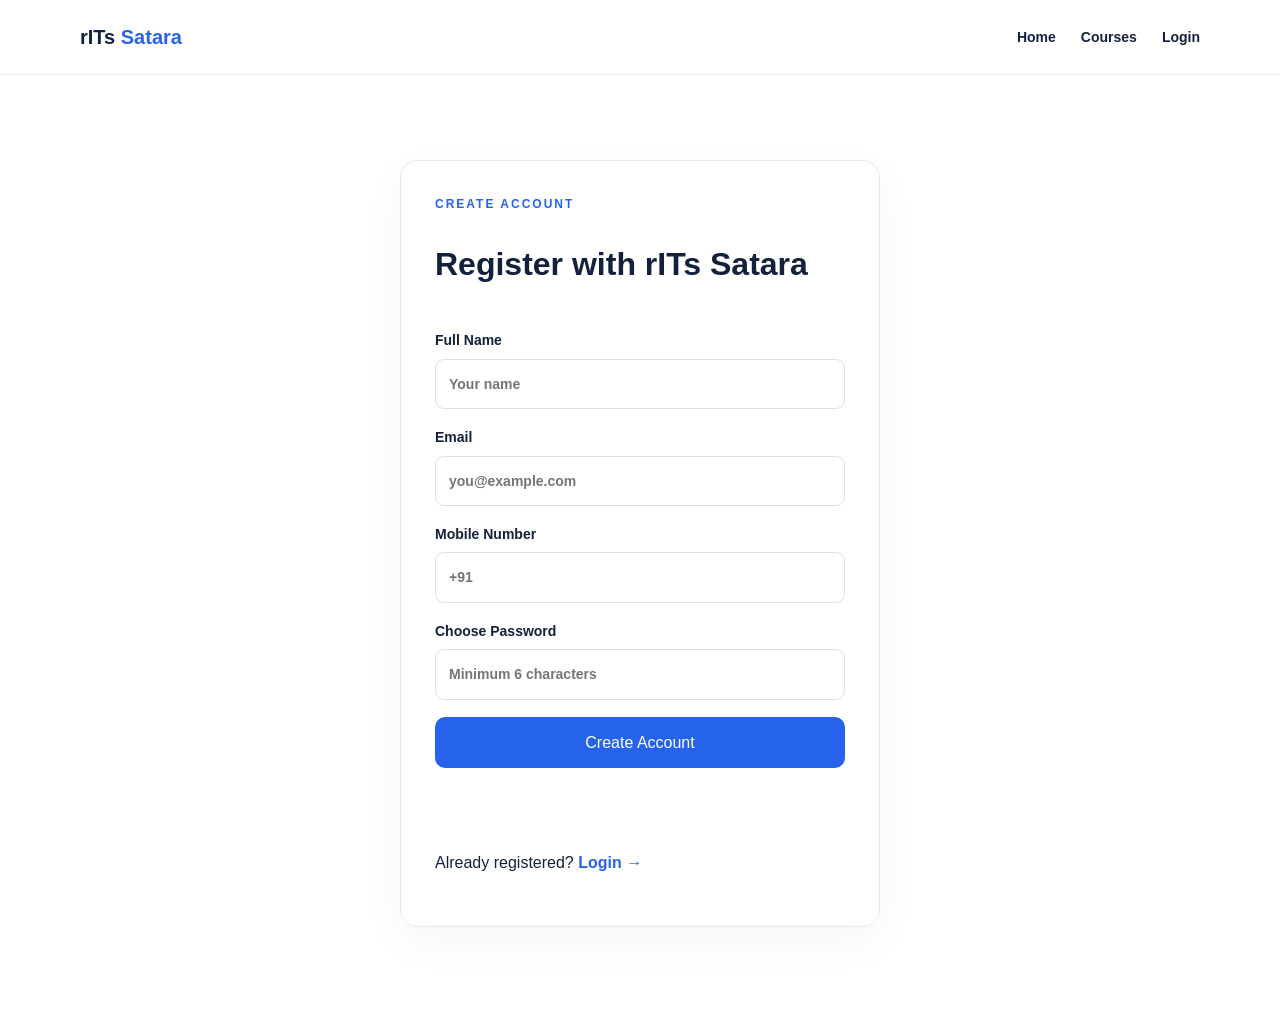
<file: register.html>
<!DOCTYPE html><html lang="en"><head><meta charset="UTF-8"><meta name="viewport" content="width=device-width, initial-scale=1.0"><title>Registration | rITs Satara</title><link rel="stylesheet" href="assets/style.css"></head><body>
<header class="header">
  <div class="container nav"><a class="brand" href="index.html"><span>rITs<span class="accent"> Satara</span></span></a>
    <nav><a href="index.html">Home</a><a href="courses.html">Courses</a><a href="login.html">Login</a></nav></div></header><main class="section"><div class="container auth-wrap"><form class="form auth-card" onSubmit="demoRegister(event)"><span class="eyebrow">CREATE ACCOUNT</span><h2>Register with rITs Satara</h2><label>Full Name<input required placeholder="Your name"></label><label>Email<input type="email" required placeholder="you@example.com"></label><label>Mobile Number<input type="tel" required placeholder="+91"></label><label>Choose Password<input type="password" required minlength="6" placeholder="Minimum 6 characters"></label><button class="btn primary">Create Account</button><p id="formMsg"></p><p>Already registered? <a class="text-link" href="login.html">Login →</a></p></form></div></main><script src="assets/script.js"></script></body></html>
</file>
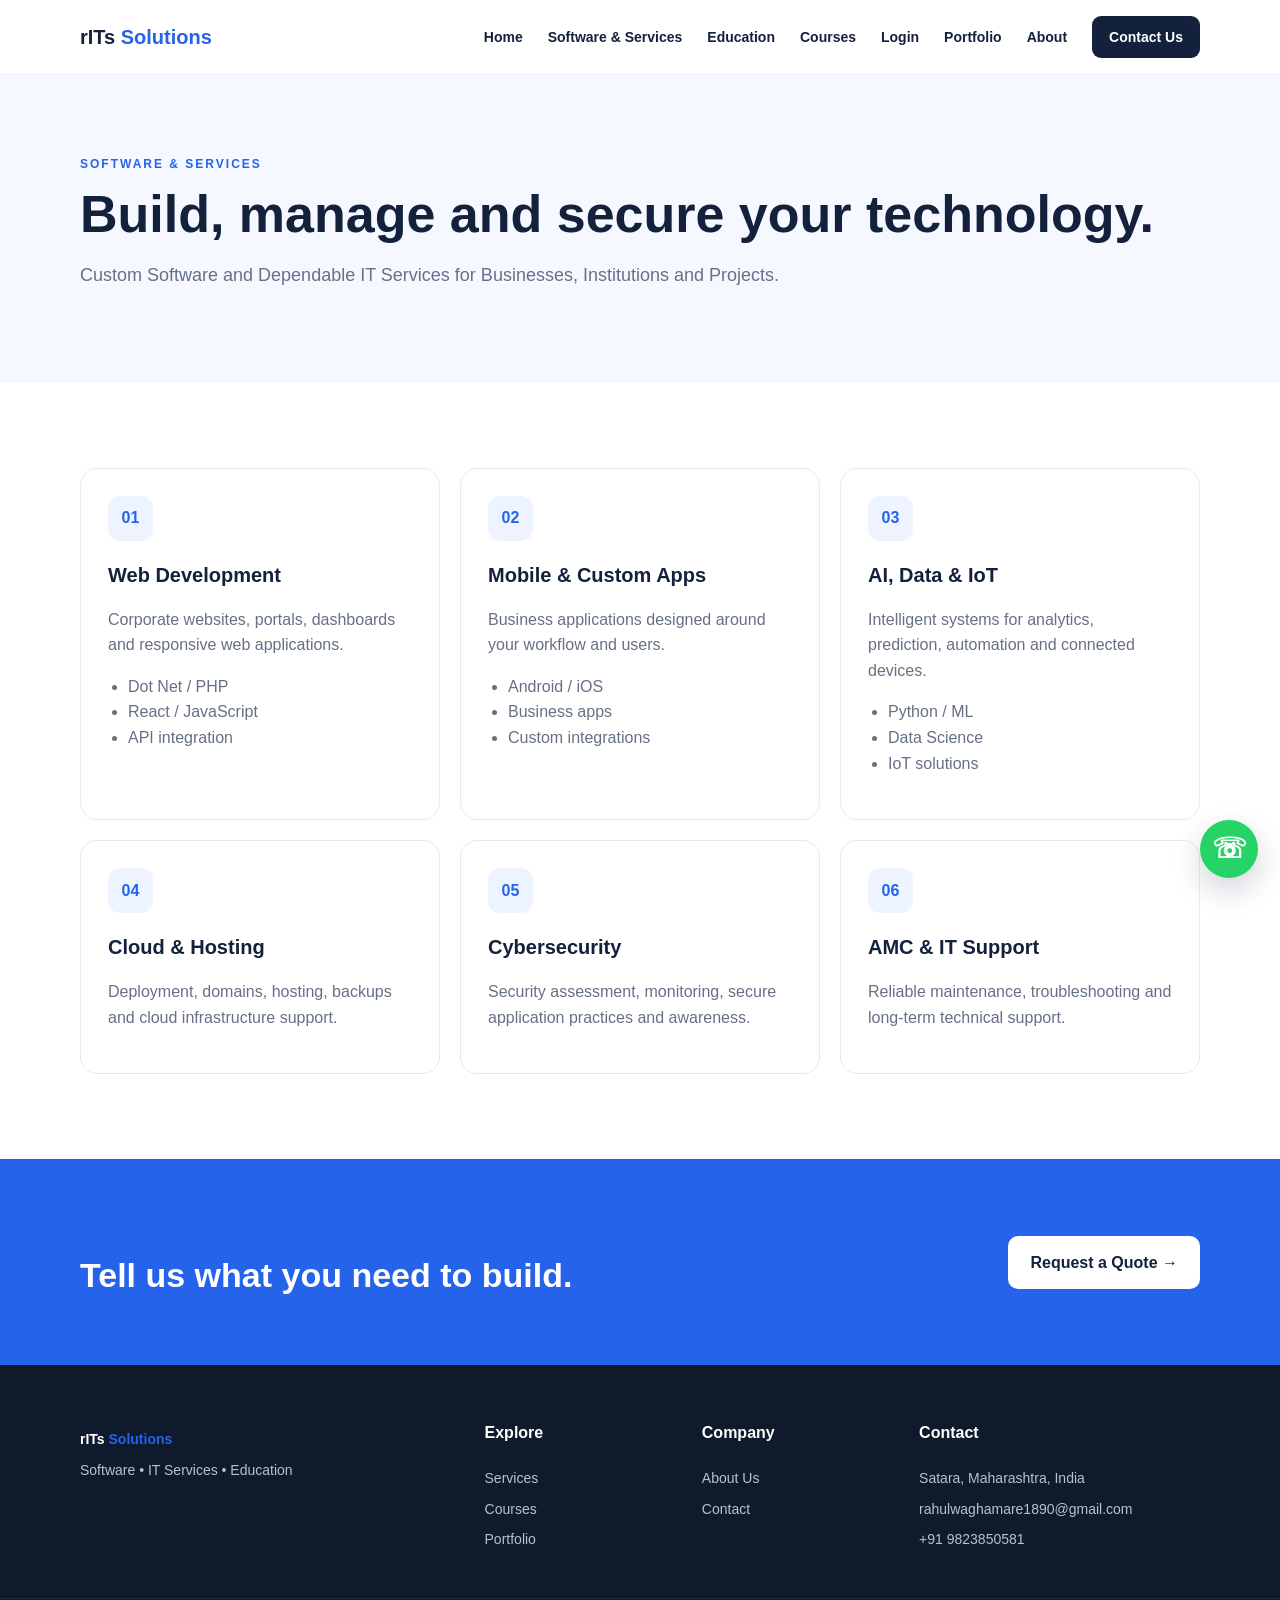
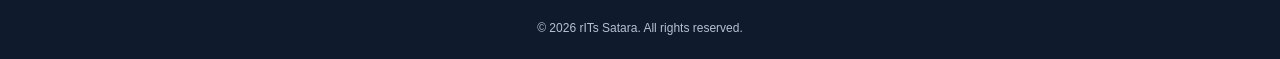
<file: services.html>
<!DOCTYPE html><html lang="en"><head><meta charset="UTF-8"><meta name="viewport" content="width=device-width, initial-scale=1.0"><title>Software & Services | rITs Satara</title><link rel="stylesheet" href="assets/style.css"></head><body>
<header class="header">
  <div class="container nav"><a class="brand" href="index.html"><span>rITs<span class="accent"> Solutions</span></span></a>
    <button class="menu-toggle" onClick="toggleMenu()">☰</button><nav id="navMenu"><a href="index.html">Home</a><a href="services.html">Software & Services</a><a href="education.html">Education</a>
      <a href="courses.html">Courses</a>
      <a href="login.html">Login</a><a href="portfolio.html">Portfolio</a><a href="about.html">About</a><a href="contact.html" class="nav-btn">Contact Us</a></nav></div></header>
<section class="page-hero"><div class="container"><span class="eyebrow">SOFTWARE & SERVICES</span><h1>Build, manage and secure your technology.</h1>
<p>Custom Software and Dependable IT Services for Businesses, Institutions and Projects.</p>
</div></section><section class="section"><div class="container"><div class="cards three">
<article class="card"><div class="icon">01</div><h3>Web Development</h3><p>Corporate websites, portals, dashboards and responsive web applications.</p><ul>
  <li>Dot Net  / PHP</li>
  <li>React / JavaScript</li><li>API integration</li></ul></article>
<article class="card"><div class="icon">02</div><h3>Mobile & Custom Apps</h3><p>Business applications designed around your workflow and users.</p><ul><li>Android / iOS</li><li>Business apps</li><li>Custom integrations</li></ul></article>
<article class="card"><div class="icon">03</div><h3>AI, Data & IoT</h3><p>Intelligent systems for analytics, prediction, automation and connected devices.</p><ul><li>Python / ML</li><li>Data Science</li><li>IoT solutions</li></ul></article>
<article class="card"><div class="icon">04</div><h3>Cloud & Hosting</h3><p>Deployment, domains, hosting, backups and cloud infrastructure support.</p></article>
<article class="card"><div class="icon">05</div><h3>Cybersecurity</h3><p>Security assessment, monitoring, secure application practices and awareness.</p></article>
<article class="card"><div class="icon">06</div><h3>AMC & IT Support</h3><p>Reliable maintenance, troubleshooting and long-term technical support.</p></article>
</div></div></section>
<section class="cta"><div class="container cta-inner"><div><span class="eyebrow">CUSTOM SOLUTION</span><h2>Tell us what you need to build.</h2></div><a class="btn light" href="contact.html">Request a Quote →</a></div></section>
<footer><div class="container footer-grid">
  <div><a class="brand" href="index.html"><span>rITs<span class="accent"> Solutions</span></span></a>
    <p>Software • IT Services • Education</p></div><div><h4>Explore</h4><a href="services.html">Services</a><a href="courses.html">Courses</a><a href="portfolio.html">Portfolio</a></div><div><h4>Company</h4><a href="about.html">About Us</a><a href="contact.html">Contact</a></div><div><h4>Contact</h4><p>Satara, Maharashtra, India</p>
    <p>rahulwaghamare1890@gmail.com</p>
    <p>+91 9823850581 </p>
    </div></div><div class="copyright">© 2026 rITs Satara. All rights reserved.</div></footer><a class="whatsapp-float" href="https://wa.me/919999999999?text=Hello%20rITs%20Satara%2C%20I%20would%20like%20to%20know%20more%20about%20your%20services." target="_blank" rel="noopener" aria-label="Chat on WhatsApp">☏</a>
<script src="assets/script.js"></script></body></html>
</file>
<file: assets/style.css>
*{box-sizing:border-box}html{scroll-behavior:smooth}body{margin:0;font-family:Inter,Segoe UI,Arial,sans-serif;color:#14213d;background:#fff;line-height:1.6}a{text-decoration:none;color:inherit}.container{width:min(1120px,92%);margin:auto}.header{position:sticky;top:0;z-index:20;background:rgba(255,255,255,.94);backdrop-filter:blur(12px);border-bottom:1px solid #e9edf5}.nav{height:74px;display:flex;align-items:center;justify-content:space-between}.brand{display:flex;align-items:center;gap:10px;font-weight:800;font-size:20px}.brand-mark{display:grid;place-items:center;width:40px;height:40px;border-radius:11px;background:#14213d;color:white;font-size:14px}.accent{color:#2563eb}nav{display:flex;align-items:center;gap:25px;font-size:14px;font-weight:600}nav a{padding:8px 0}nav a:hover,nav a.active{color:#2563eb}.nav-btn{background:#14213d;color:#fff!important;padding:10px 17px!important;border-radius:9px}.menu-toggle{display:none;border:0;background:none;font-size:25px}.hero{padding:90px 0 80px;background:radial-gradient(circle at 80% 30%,#eaf2ff,transparent 32%),linear-gradient(180deg,#f8fbff,#fff)}.hero-grid{display:grid;grid-template-columns:1.05fr .95fr;gap:70px;align-items:center}.eyebrow{font-size:12px;letter-spacing:2px;font-weight:800;color:#2563eb}.hero h1{font-size:clamp(44px,6vw,70px);line-height:1.03;margin:15px 0 22px;letter-spacing:-2px}.gradient{background:linear-gradient(90deg,#2563eb,#7c3aed);color:transparent;background-clip:text}.lead{font-size:18px;color:#5d687b;max-width:650px}.actions{display:flex;gap:12px;margin:30px 0}.btn{display:inline-block;padding:13px 21px;border-radius:10px;font-weight:700;border:1px solid transparent;cursor:pointer}.primary{background:#2563eb;color:#fff}.secondary{border-color:#d8deea;background:#fff}.light{background:#fff;color:#14213d}.trust-row{display:flex;gap:20px;flex-wrap:wrap;font-size:13px;color:#5d687b}.hero-card{min-height:410px;position:relative;display:grid;place-items:center}.orb{position:absolute;border-radius:50%;filter:blur(1px)}.orb1{width:300px;height:300px;background:#dbeafe;right:10px;top:10px}.orb2{width:150px;height:150px;background:#ede9fe;left:0;bottom:20px}.dashboard{position:relative;width:min(420px,100%);padding:28px;border-radius:22px;background:#14213d;color:#fff;box-shadow:0 25px 70px #14213d33}.dash-top{display:flex;justify-content:space-between;color:#b9c4d8;font-size:13px}.status{color:#72e0a0}.dash-value{font-size:72px;font-weight:800;margin-top:35px}.dash-label{color:#b9c4d8}.mini-grid{display:grid;grid-template-columns:1fr 1fr;gap:10px;margin-top:28px}.mini-grid div{background:#ffffff0e;border:1px solid #ffffff15;border-radius:12px;padding:13px}.mini-grid b,.mini-grid small{display:block}.mini-grid small{color:#aebbd0;font-size:11px}.section{padding:85px 0}.soft{background:#f7f9fc}.section-head{margin-bottom:38px;max-width:760px}.section-head h2,.split h2,.contact-grid h2{font-size:38px;line-height:1.15;margin:10px 0 15px;letter-spacing:-1px}.center{text-align:center;margin-left:auto;margin-right:auto}.cards{display:grid;gap:20px}.cards.three{grid-template-columns:repeat(3,1fr)}.card{border:1px solid #e5eaf2;border-radius:17px;padding:27px;background:#fff;transition:.2s}.card:hover{transform:translateY(-4px);box-shadow:0 15px 40px #14213d0d}.icon{width:45px;height:45px;border-radius:12px;display:grid;place-items:center;background:#eef4ff;color:#2563eb;font-weight:800;margin-bottom:18px}.card h3{margin:0 0 8px;font-size:20px}.card p{color:#667085}.card a{color:#2563eb;font-weight:700;font-size:14px}.card ul{padding-left:20px;color:#667085}.pill{display:inline-block;background:#eef4ff;color:#2563eb;border-radius:30px;padding:5px 10px;font-size:11px;font-weight:700}.split{display:grid;grid-template-columns:1fr 1fr;gap:70px;align-items:center}.checklist{display:grid;gap:11px;color:#42506a;font-weight:600}.stats{display:grid;grid-template-columns:1fr 1fr;gap:15px}.stats div{background:#fff;border:1px solid #e5eaf2;border-radius:16px;padding:28px}.stats b{display:block;font-size:38px}.stats span{color:#68758a}.steps{display:grid;gap:12px}.steps div{display:flex;align-items:center;gap:18px;background:#fff;border:1px solid #e5eaf2;padding:18px;border-radius:12px}.steps b{color:#2563eb}.cta{background:#2563eb;color:#fff;padding:55px 0}.cta-inner{display:flex;align-items:center;justify-content:space-between;gap:30px}.cta h2{font-size:34px;margin:8px 0}.page-hero{padding:75px 0;background:#f5f8ff}.page-hero h1{font-size:52px;line-height:1.1;margin:10px 0}.page-hero p{max-width:700px;color:#657187;font-size:18px}.portfolio-grid{display:grid;grid-template-columns:1fr 1fr;gap:22px}.project{border:1px solid #e5eaf2;border-radius:18px;overflow:hidden;padding-bottom:22px}.project-art{height:190px;background:linear-gradient(135deg,#14213d,#2563eb);display:grid;place-items:center;color:#fff;font-size:42px;font-weight:900}.project h3,.project p,.project span{margin-left:22px;margin-right:22px}.project h3{margin-bottom:5px}.project p{color:#68758a}.project span{font-size:12px;color:#2563eb;font-weight:800}.quote{background:#14213d;color:#fff;padding:45px;border-radius:20px;font-size:27px;font-weight:700}.contact-grid{display:grid;grid-template-columns:1fr 1fr;gap:70px}.contact-info{display:grid;gap:18px;margin-top:30px}.contact-info div{display:grid}.contact-info span{color:#68758a}.form{border:1px solid #e5eaf2;border-radius:18px;padding:28px;display:grid;gap:17px;box-shadow:0 15px 45px #14213d0a}.form label{font-weight:700;font-size:14px}.form input,.form select,.form textarea{width:100%;margin-top:7px;padding:13px;border:1px solid #dbe1eb;border-radius:9px;font:inherit}.form button{border:0;font:inherit}#formMsg{color:#16834b;font-weight:700}footer{background:#101a2d;color:#b6c1d2;padding:55px 0 0}.footer-grid{display:grid;grid-template-columns:2fr 1fr 1fr 1.5fr;gap:30px}.footer-grid .brand{color:#fff}.footer-grid h4{color:#fff;margin-top:0}.footer-grid a,.footer-grid p{display:block;margin:8px 0;font-size:14px}.copyright{margin-top:40px;padding:20px;text-align:center;border-top:1px solid #ffffff12;font-size:12px}@media(max-width:800px){nav{display:none;position:absolute;top:74px;left:0;right:0;background:#fff;padding:20px;flex-direction:column;align-items:stretch;border-bottom:1px solid #e5eaf2}.menu-toggle{display:block}.hero-grid,.split,.contact-grid{grid-template-columns:1fr;gap:35px}.cards.three{grid-template-columns:1fr}.portfolio-grid{grid-template-columns:1fr}.hero{padding:60px 0}.hero h1{font-size:45px}.section{padding:60px 0}.cta-inner{display:block}.cta .btn{margin-top:20px}.footer-grid{grid-template-columns:1fr 1fr}.page-hero h1{font-size:40px}}.whatsapp-float{position:fixed;right:22px;bottom:22px;width:58px;height:58px;border-radius:50%;display:grid;place-items:center;background:#25d366;color:#fff;font-size:28px;font-weight:800;box-shadow:0 12px 30px #14213d33;z-index:50}.whatsapp-float:hover{transform:translateY(-3px)}.auth-wrap{display:grid;place-items:center}.auth-card{width:min(480px,100%);padding:34px}.auth-card h2{font-size:32px;margin:8px 0 22px}.text-link{color:#2563eb;font-weight:700}
</file>
